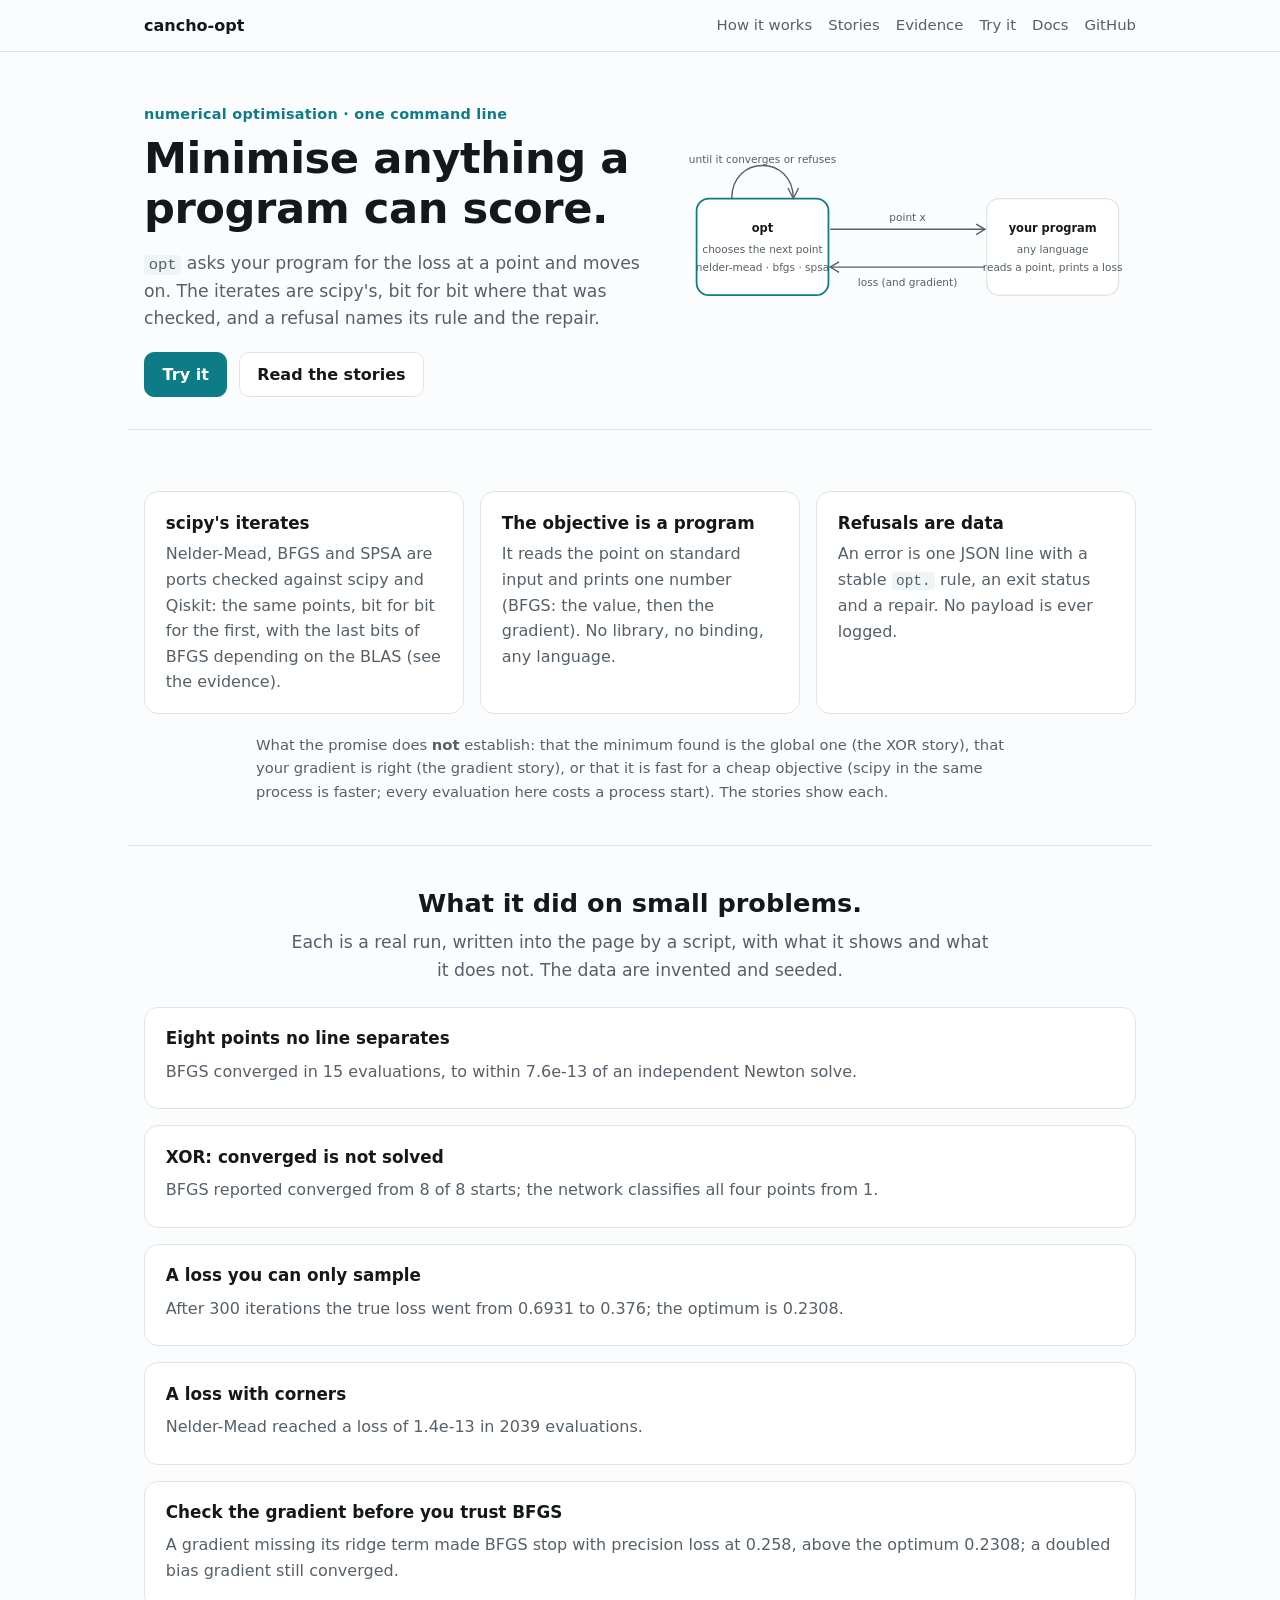
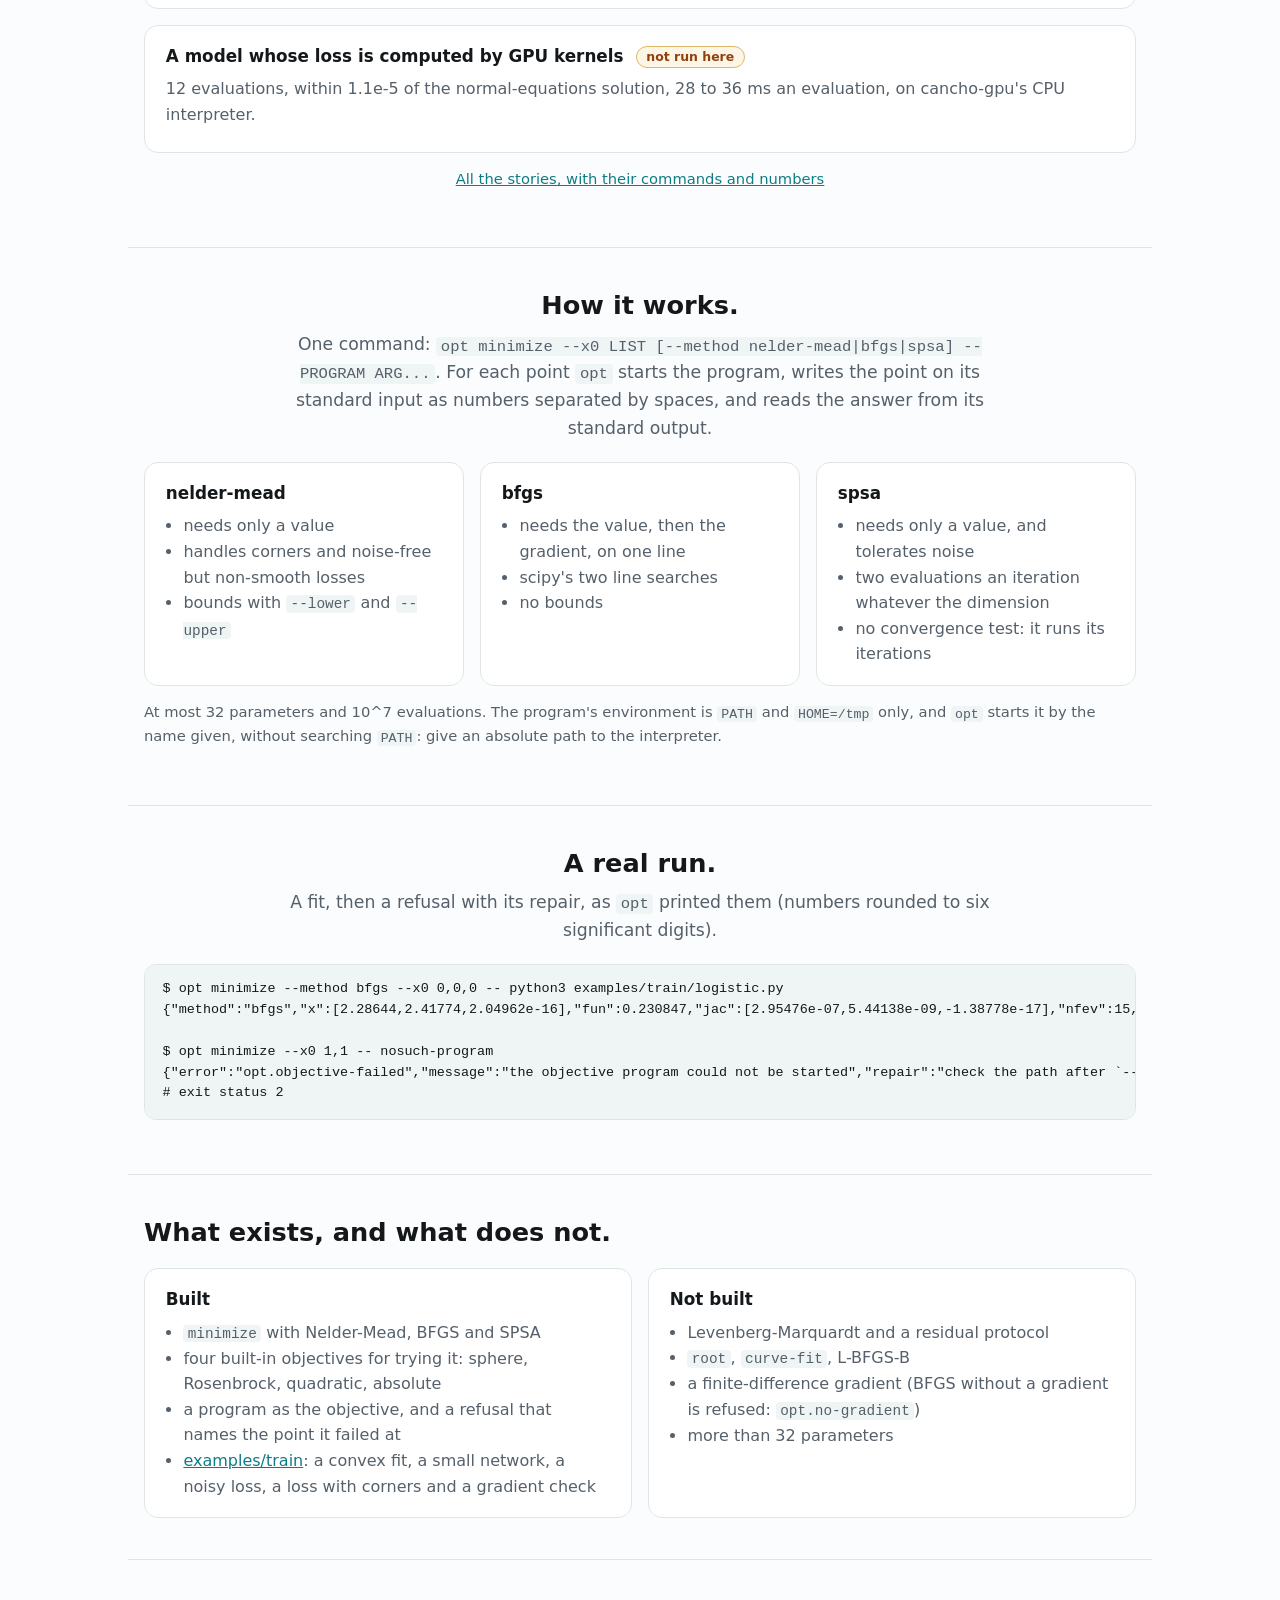
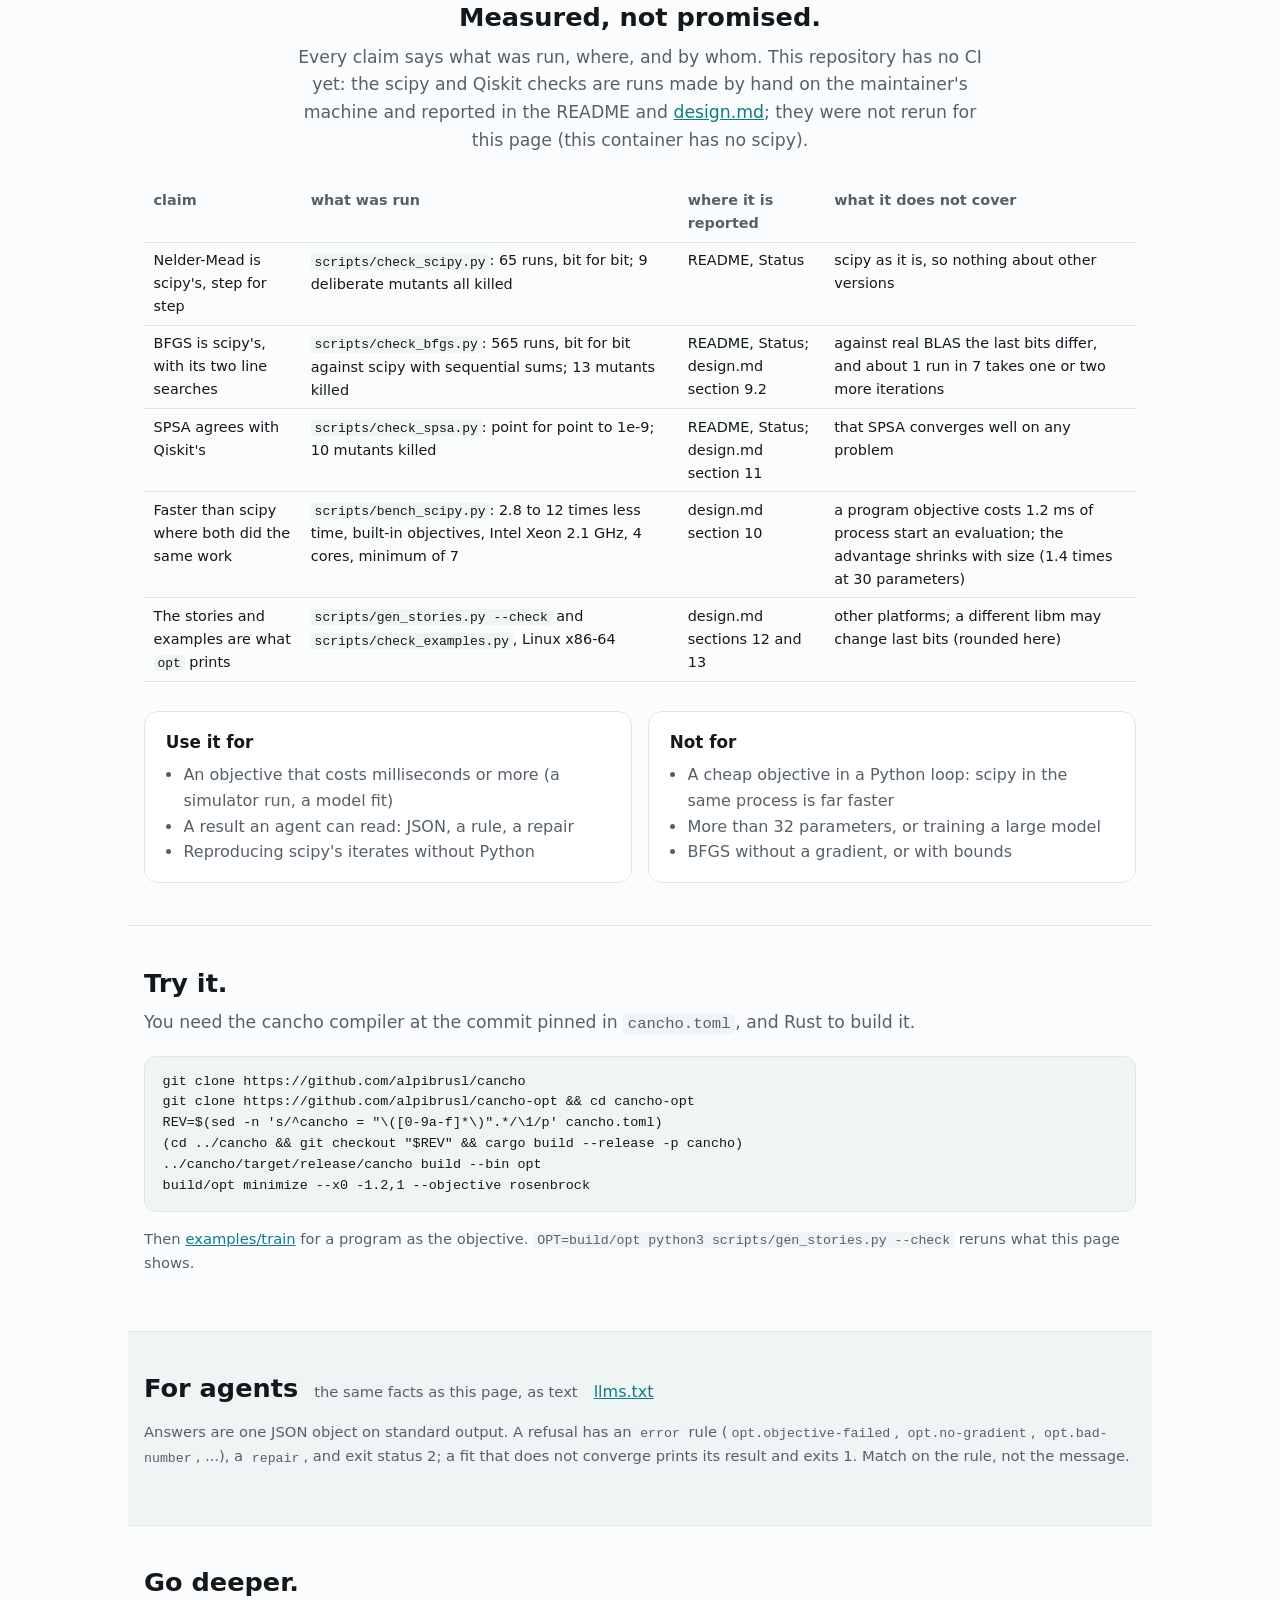
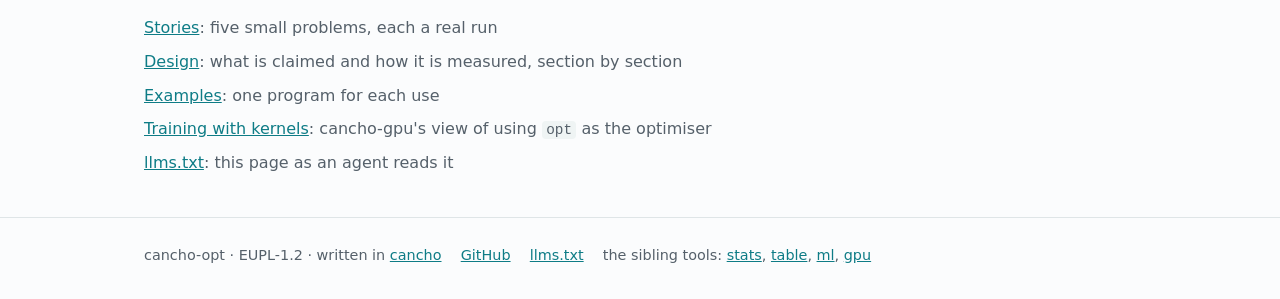
<file: docs/index.html>
<!doctype html>
<html lang="en">
<!--
  The landing page. Hand-written, except between the paired marker comments: the header and footer (`gen:nav`, `gen:footer`), the stories
  and the replayed run, which scripts/gen_stories.py writes from real runs of opt (docs/design.md section 13). The long story page is stories.html.
-->
<head>
<meta charset="utf-8">
<meta name="viewport" content="width=device-width, initial-scale=1">
<title>cancho-opt: numerical optimisation as a command line</title>
<meta name="description" content="Minimise anything a program can score: Nelder-Mead, BFGS and SPSA with scipy's iterates, a refusal that names its rule, and an objective that is any program.">
<link rel="canonical" href="https://alpibrusl.github.io/cancho-opt/">
<meta name="robots" content="index, follow">
<meta property="og:site_name" content="cancho-opt">
<meta property="og:type" content="website">
<meta property="og:title" content="cancho-opt: numerical optimisation as a command line">
<meta property="og:description" content="Minimise anything a program can score, with scipy's iterates and refusals that name their rule.">
<meta property="og:url" content="https://alpibrusl.github.io/cancho-opt/">
<meta name="color-scheme" content="light dark">
<link rel="alternate" type="text/plain" href="llms.txt" title="cancho-opt, as an agent reads it">
<link rel="stylesheet" href="assets/site.css">
</head>
<body>
<a class="skip" href="#main">Skip to content</a>
<!-- gen:nav -->
<header class="top"><div class="wrap">
  <a class="brand" href="index.html">cancho-opt</a>
  <nav aria-label="Site">
    <a href="#how" class="opt">How it works</a><a href="stories.html">Stories</a><a href="#results" class="opt">Evidence</a><a href="#try">Try it</a><a href="#docs" class="opt">Docs</a><a href="https://github.com/alpibrusl/cancho-opt">GitHub</a>
  </nav>
</div></header>
<!-- /gen:nav -->

<main id="main">

<div class="hero">
  <div>
    <p class="eyebrow">numerical optimisation · one command line</p>
    <h1>Minimise anything a program can score.</h1>
    <p class="sub"><code>opt</code> asks your program for the loss at a point and moves on. The iterates are scipy's, bit for bit where that was checked, and a refusal names its rule and the repair.</p>
    <div class="cta"><a class="btn primary" href="#try">Try it</a><a class="btn" href="stories.html">Read the stories</a></div>
  </div>
  <div class="machine">
<svg viewBox="0 0 520 250" role="img" aria-labelledby="mc-t mc-d">
<title id="mc-t">opt sends a point to your program and gets back a value, and a gradient for BFGS; it repeats until it stops</title>
<desc id="mc-d">Two boxes. On the left, opt chooses a point. An arrow carries the point to the box on the right, your program, which can be written in any language. An arrow carries one number back, the loss, and for BFGS also the gradient. A loop arrow on opt says it repeats until it converges or refuses.</desc>
<rect class="hot" x="20" y="70" width="150" height="110" rx="14"/><text x="95" y="108" text-anchor="middle">opt</text><text class="sm" x="95" y="132" text-anchor="middle">chooses the next point</text><text class="sm" x="95" y="152" text-anchor="middle">nelder-mead · bfgs · spsa</text>
<rect class="box" x="350" y="70" width="150" height="110" rx="14"/><text x="425" y="108" text-anchor="middle">your program</text><text class="sm" x="425" y="132" text-anchor="middle">any language</text><text class="sm" x="425" y="152" text-anchor="middle">reads a point, prints a loss</text>
<path class="ar" d="M172 105H348"/><path class="ar" d="M338 99l10 6-10 6"/><text class="sm" x="260" y="96" text-anchor="middle">point x</text>
<path class="ar" d="M348 148H172"/><path class="ar" d="M182 142l-10 6 10 6"/><text class="sm" x="260" y="170" text-anchor="middle">loss (and gradient)</text>
<path class="ar" d="M60 70C60 20 130 20 130 70"/><path class="ar" d="M124 58l6 12 6-12"/><text class="sm" x="95" y="30" text-anchor="middle">until it converges or refuses</text>
</svg></div>
</div>

<section id="why">
  <h2 class="sr" style="position:absolute;left:-9999px">What it gives you</h2>
  <div class="cards">
    <div class="card"><h3>scipy's iterates</h3><p>Nelder-Mead, BFGS and SPSA are ports checked against scipy and Qiskit: the same points, bit for bit for the first, with the last bits of BFGS depending on the BLAS (see the evidence).</p></div>
    <div class="card"><h3>The objective is a program</h3><p>It reads the point on standard input and prints one number (BFGS: the value, then the gradient). No library, no binding, any language.</p></div>
    <div class="card"><h3>Refusals are data</h3><p>An error is one JSON line with a stable <code>opt.</code> rule, an exit status and a repair. No payload is ever logged.</p></div>
  </div>
  <p class="note" style="max-width:48rem;margin:1.2rem auto 0">What the promise does <b>not</b> establish: that the minimum found is the global one (the XOR story), that your gradient is right (the gradient story), or that it is fast for a cheap objective (scipy in the same process is faster; every evaluation here costs a process start). The stories show each.</p>
</section>

<section id="stories">
  <div class="center"><h2>What it did on small problems.</h2>
  <p class="sub">Each is a real run, written into the page by a script, with what it shows and what it does not. The data are invented and seeded.</p></div>
<!--stories-->
  <div class="stories">
    <article class="story"><h3><a href="stories.html#convex">Eight points no line separates</a></h3><p>BFGS converged in 15 evaluations, to within 7.6e-13 of an independent Newton solve.</p></article>
    <article class="story"><h3><a href="stories.html#xor">XOR: converged is not solved</a></h3><p>BFGS reported converged from 8 of 8 starts; the network classifies all four points from 1.</p></article>
    <article class="story"><h3><a href="stories.html#noisy">A loss you can only sample</a></h3><p>After 300 iterations the true loss went from 0.6931 to 0.376; the optimum is 0.2308.</p></article>
    <article class="story"><h3><a href="stories.html#corners">A loss with corners</a></h3><p>Nelder-Mead reached a loss of 1.4e-13 in 2039 evaluations.</p></article>
    <article class="story"><h3><a href="stories.html#gradient">Check the gradient before you trust BFGS</a></h3><p>A gradient missing its ridge term made BFGS stop with precision loss at 0.258, above the optimum 0.2308; a doubled bias gradient still converged.</p></article>
    <article class="story"><h3><a href="stories.html#kernels">A model whose loss is computed by GPU kernels</a> <span class="tag">not run here</span></h3><p>12 evaluations, within 1.1e-5 of the normal-equations solution, 28 to 36 ms an evaluation, on cancho-gpu&#x27;s CPU interpreter.</p></article>
  </div>
<!--/stories-->
  <p class="note" style="text-align:center"><a href="stories.html">All the stories, with their commands and numbers</a></p>
</section>

<section id="how">
  <div class="center"><h2>How it works.</h2>
  <p class="sub">One command: <code>opt minimize --x0 LIST [--method nelder-mead|bfgs|spsa] -- PROGRAM ARG...</code>. For each point <code>opt</code> starts the program, writes the point on its standard input as numbers separated by spaces, and reads the answer from its standard output.</p></div>
  <div class="cols">
    <div><h3>nelder-mead</h3><ul><li>needs only a value</li><li>handles corners and noise-free but non-smooth losses</li><li>bounds with <code>--lower</code> and <code>--upper</code></li></ul></div>
    <div><h3>bfgs</h3><ul><li>needs the value, then the gradient, on one line</li><li>scipy's two line searches</li><li>no bounds</li></ul></div>
    <div><h3>spsa</h3><ul><li>needs only a value, and tolerates noise</li><li>two evaluations an iteration whatever the dimension</li><li>no convergence test: it runs its iterations</li></ul></div>
  </div>
  <p class="note">At most 32 parameters and 10^7 evaluations. The program's environment is <code>PATH</code> and <code>HOME=/tmp</code> only, and <code>opt</code> starts it by the name given, without searching <code>PATH</code>: give an absolute path to the interpreter.</p>
</section>

<section id="watch">
  <div class="center"><h2>A real run.</h2>
  <p class="sub">A fit, then a refusal with its repair, as <code>opt</code> printed them (numbers rounded to six significant digits).</p></div>
<!--run:watch-->
<pre class="screen" aria-label="A recorded run of opt: a fit, then a refusal with its repair">$ opt minimize --method bfgs --x0 0,0,0 -- python3 examples/train/logistic.py
{"method":"bfgs","x":[2.28644,2.41774,2.04962e-16],"fun":0.230847,"jac":[2.95476e-07,5.44138e-09,-1.38778e-17],"nfev":15,"njev":15,"nit":14,"converged":true,"message":"Optimization terminated successfully."}

$ opt minimize --x0 1,1 -- nosuch-program
{"error":"opt.objective-failed","message":"the objective program could not be started","repair":"check the path after `--`; its environment is PATH and HOME=/tmp only","point":[1.0,1.0]}
# exit status 2</pre>
<!--/run-->
</section>

<section id="status">
  <h2>What exists, and what does not.</h2>
  <div class="cols">
    <div><h3>Built</h3><ul>
      <li><code>minimize</code> with Nelder-Mead, BFGS and SPSA</li>
      <li>four built-in objectives for trying it: sphere, Rosenbrock, quadratic, absolute</li>
      <li>a program as the objective, and a refusal that names the point it failed at</li>
      <li><a href="https://github.com/alpibrusl/cancho-opt/tree/main/examples/train">examples/train</a>: a convex fit, a small network, a noisy loss, a loss with corners and a gradient check</li>
    </ul></div>
    <div><h3>Not built</h3><ul>
      <li>Levenberg-Marquardt and a residual protocol</li>
      <li><code>root</code>, <code>curve-fit</code>, L-BFGS-B</li>
      <li>a finite-difference gradient (BFGS without a gradient is refused: <code>opt.no-gradient</code>)</li>
      <li>more than 32 parameters</li>
    </ul></div>
  </div>
</section>

<section id="results">
  <div class="center"><h2>Measured, not promised.</h2>
  <p class="sub">Every claim says what was run, where, and by whom. This repository has no CI yet: the scipy and Qiskit checks are runs made by hand on the maintainer's machine and reported in the README and <a href="https://github.com/alpibrusl/cancho-opt/blob/main/docs/design.md">design.md</a>; they were not rerun for this page (this container has no scipy).</p></div>
  <div class="tablewrap"><table>
    <thead><tr><th>claim</th><th>what was run</th><th>where it is reported</th><th>what it does not cover</th></tr></thead>
    <tbody>
      <tr><td>Nelder-Mead is scipy's, step for step</td><td><code>scripts/check_scipy.py</code>: 65 runs, bit for bit; 9 deliberate mutants all killed</td><td>README, Status</td><td>scipy as it is, so nothing about other versions</td></tr>
      <tr><td>BFGS is scipy's, with its two line searches</td><td><code>scripts/check_bfgs.py</code>: 565 runs, bit for bit against scipy with sequential sums; 13 mutants killed</td><td>README, Status; design.md section 9.2</td><td>against real BLAS the last bits differ, and about 1 run in 7 takes one or two more iterations</td></tr>
      <tr><td>SPSA agrees with Qiskit's</td><td><code>scripts/check_spsa.py</code>: point for point to 1e-9; 10 mutants killed</td><td>README, Status; design.md section 11</td><td>that SPSA converges well on any problem</td></tr>
      <tr><td>Faster than scipy where both did the same work</td><td><code>scripts/bench_scipy.py</code>: 2.8 to 12 times less time, built-in objectives, Intel Xeon 2.1 GHz, 4 cores, minimum of 7</td><td>design.md section 10</td><td>a program objective costs 1.2 ms of process start an evaluation; the advantage shrinks with size (1.4 times at 30 parameters)</td></tr>
      <tr><td>The stories and examples are what <code>opt</code> prints</td><td><code>scripts/gen_stories.py --check</code> and <code>scripts/check_examples.py</code>, Linux x86-64</td><td>design.md sections 12 and 13</td><td>other platforms; a different libm may change last bits (rounded here)</td></tr>
    </tbody>
  </table></div>
  <div class="cols">
    <div><h3>Use it for</h3><ul>
      <li>An objective that costs milliseconds or more (a simulator run, a model fit)</li>
      <li>A result an agent can read: JSON, a rule, a repair</li>
      <li>Reproducing scipy's iterates without Python</li>
    </ul></div>
    <div><h3>Not for</h3><ul>
      <li>A cheap objective in a Python loop: scipy in the same process is far faster</li>
      <li>More than 32 parameters, or training a large model</li>
      <li>BFGS without a gradient, or with bounds</li>
    </ul></div>
  </div>
</section>

<section id="try">
  <h2>Try it.</h2>
  <p class="sub">You need the cancho compiler at the commit pinned in <code>cancho.toml</code>, and Rust to build it.</p>
  <pre class="code">git clone https://github.com/alpibrusl/cancho
git clone https://github.com/alpibrusl/cancho-opt &amp;&amp; cd cancho-opt
REV=$(sed -n 's/^cancho = "\([0-9a-f]*\)".*/\1/p' cancho.toml)
(cd ../cancho &amp;&amp; git checkout "$REV" &amp;&amp; cargo build --release -p cancho)
../cancho/target/release/cancho build --bin opt
build/opt minimize --x0 -1.2,1 --objective rosenbrock</pre>
  <p class="note">Then <a href="https://github.com/alpibrusl/cancho-opt/tree/main/examples/train">examples/train</a> for a program as the objective. <code>OPT=build/opt python3 scripts/gen_stories.py --check</code> reruns what this page shows.</p>
</section>

<section id="agent">
  <div class="bar"><h2 style="margin:0">For agents</h2><span class="note">the same facts as this page, as text</span><a href="llms.txt">llms.txt</a></div>
  <p class="note">Answers are one JSON object on standard output. A refusal has an <code>error</code> rule (<code>opt.objective-failed</code>, <code>opt.no-gradient</code>, <code>opt.bad-number</code>, ...), a <code>repair</code>, and exit status 2; a fit that does not converge prints its result and exits 1. Match on the rule, not the message.</p>
</section>

<section id="docs">
  <h2>Go deeper.</h2>
  <ul class="links">
    <li><a href="stories.html">Stories</a>: five small problems, each a real run</li>
    <li><a href="https://github.com/alpibrusl/cancho-opt/blob/main/docs/design.md">Design</a>: what is claimed and how it is measured, section by section</li>
    <li><a href="https://github.com/alpibrusl/cancho-opt/tree/main/examples/train">Examples</a>: one program for each use</li>
    <li><a href="https://github.com/alpibrusl/cancho-gpu/blob/main/docs/training.md">Training with kernels</a>: cancho-gpu's view of using <code>opt</code> as the optimiser</li>
    <li><a href="llms.txt">llms.txt</a>: this page as an agent reads it</li>
  </ul>
</section>

</main>
<!-- gen:footer -->
<footer><div class="wrap">
  <span>cancho-opt &middot; EUPL-1.2 &middot; written in <a href="https://github.com/alpibrusl/cancho">cancho</a></span>
  <a href="https://github.com/alpibrusl/cancho-opt">GitHub</a><a href="llms.txt">llms.txt</a>
  <span>the sibling tools: <a href="https://github.com/alpibrusl/cancho-stats">stats</a>, <a href="https://github.com/alpibrusl/cancho-table">table</a>, <a href="https://github.com/alpibrusl/cancho-ml">ml</a>, <a href="https://github.com/alpibrusl/cancho-gpu">gpu</a></span>
</div></footer>
<!-- /gen:footer -->
</body>
</html>
</file>
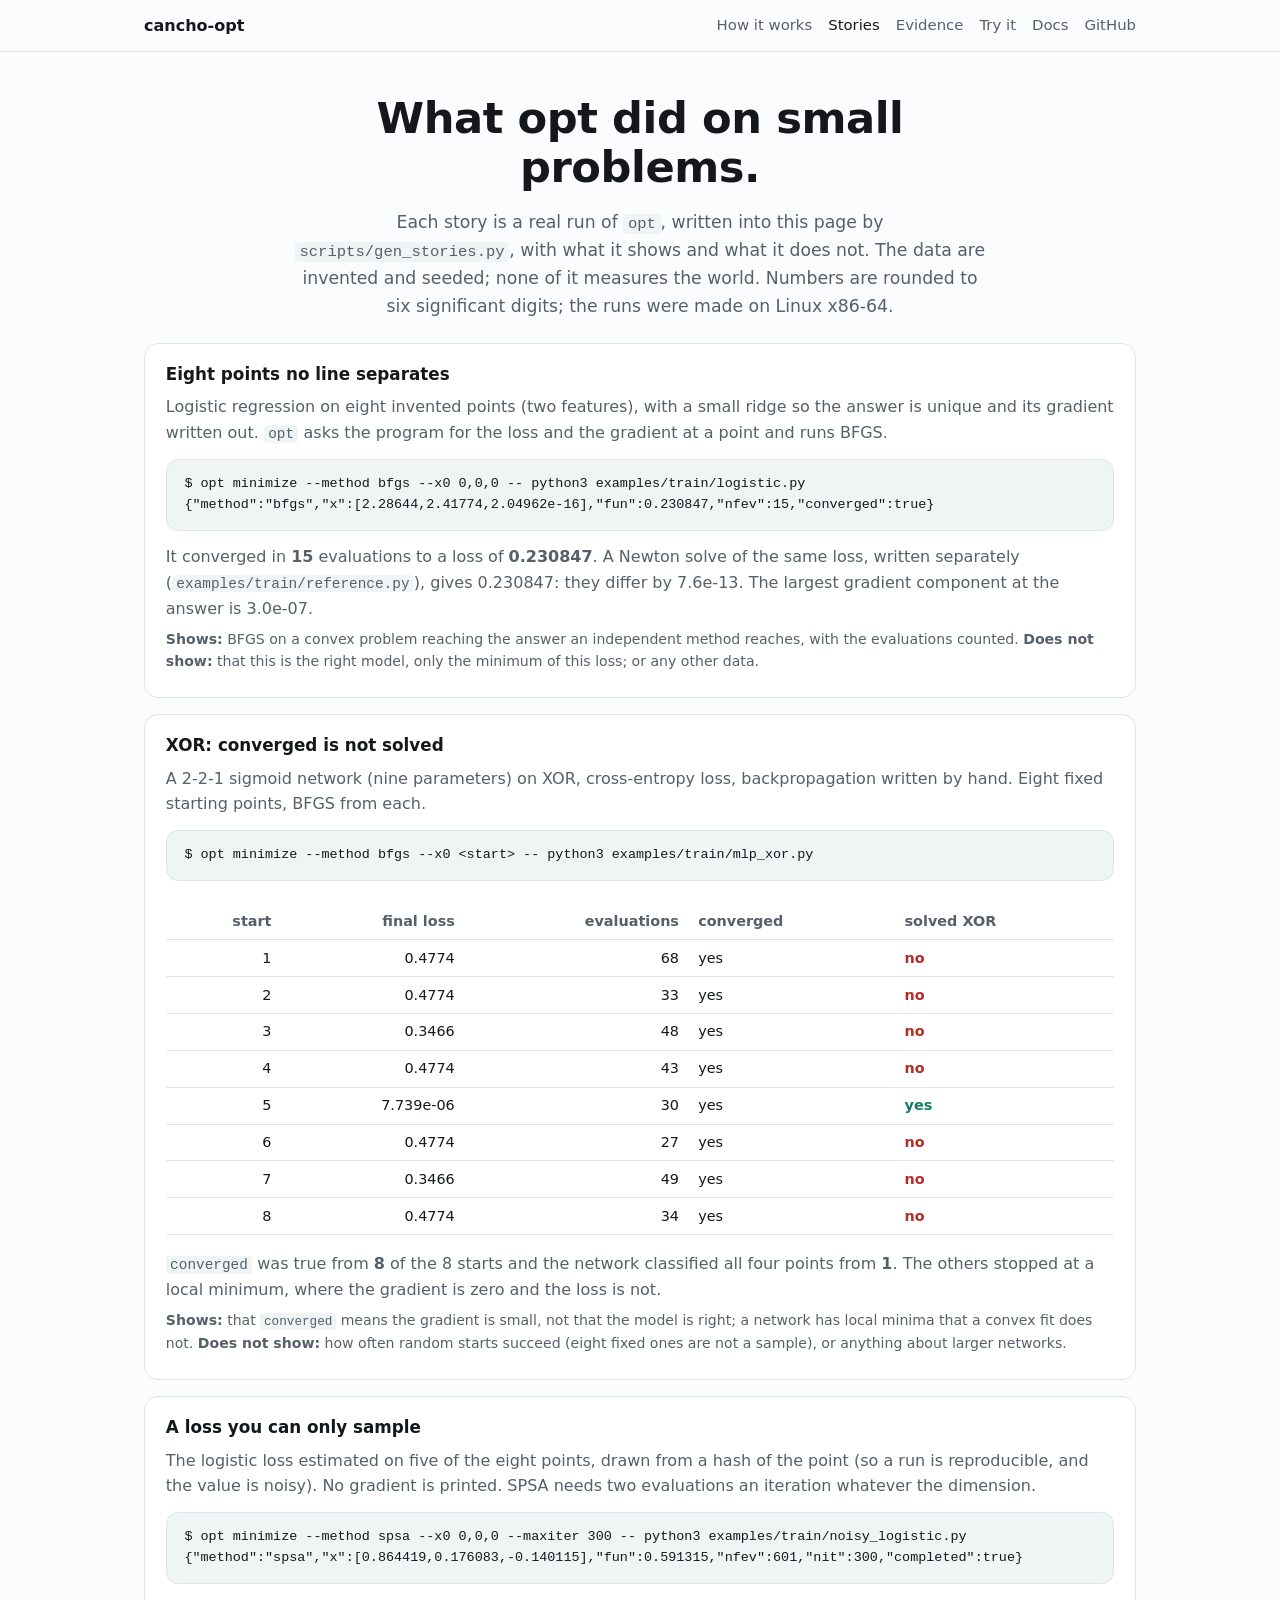
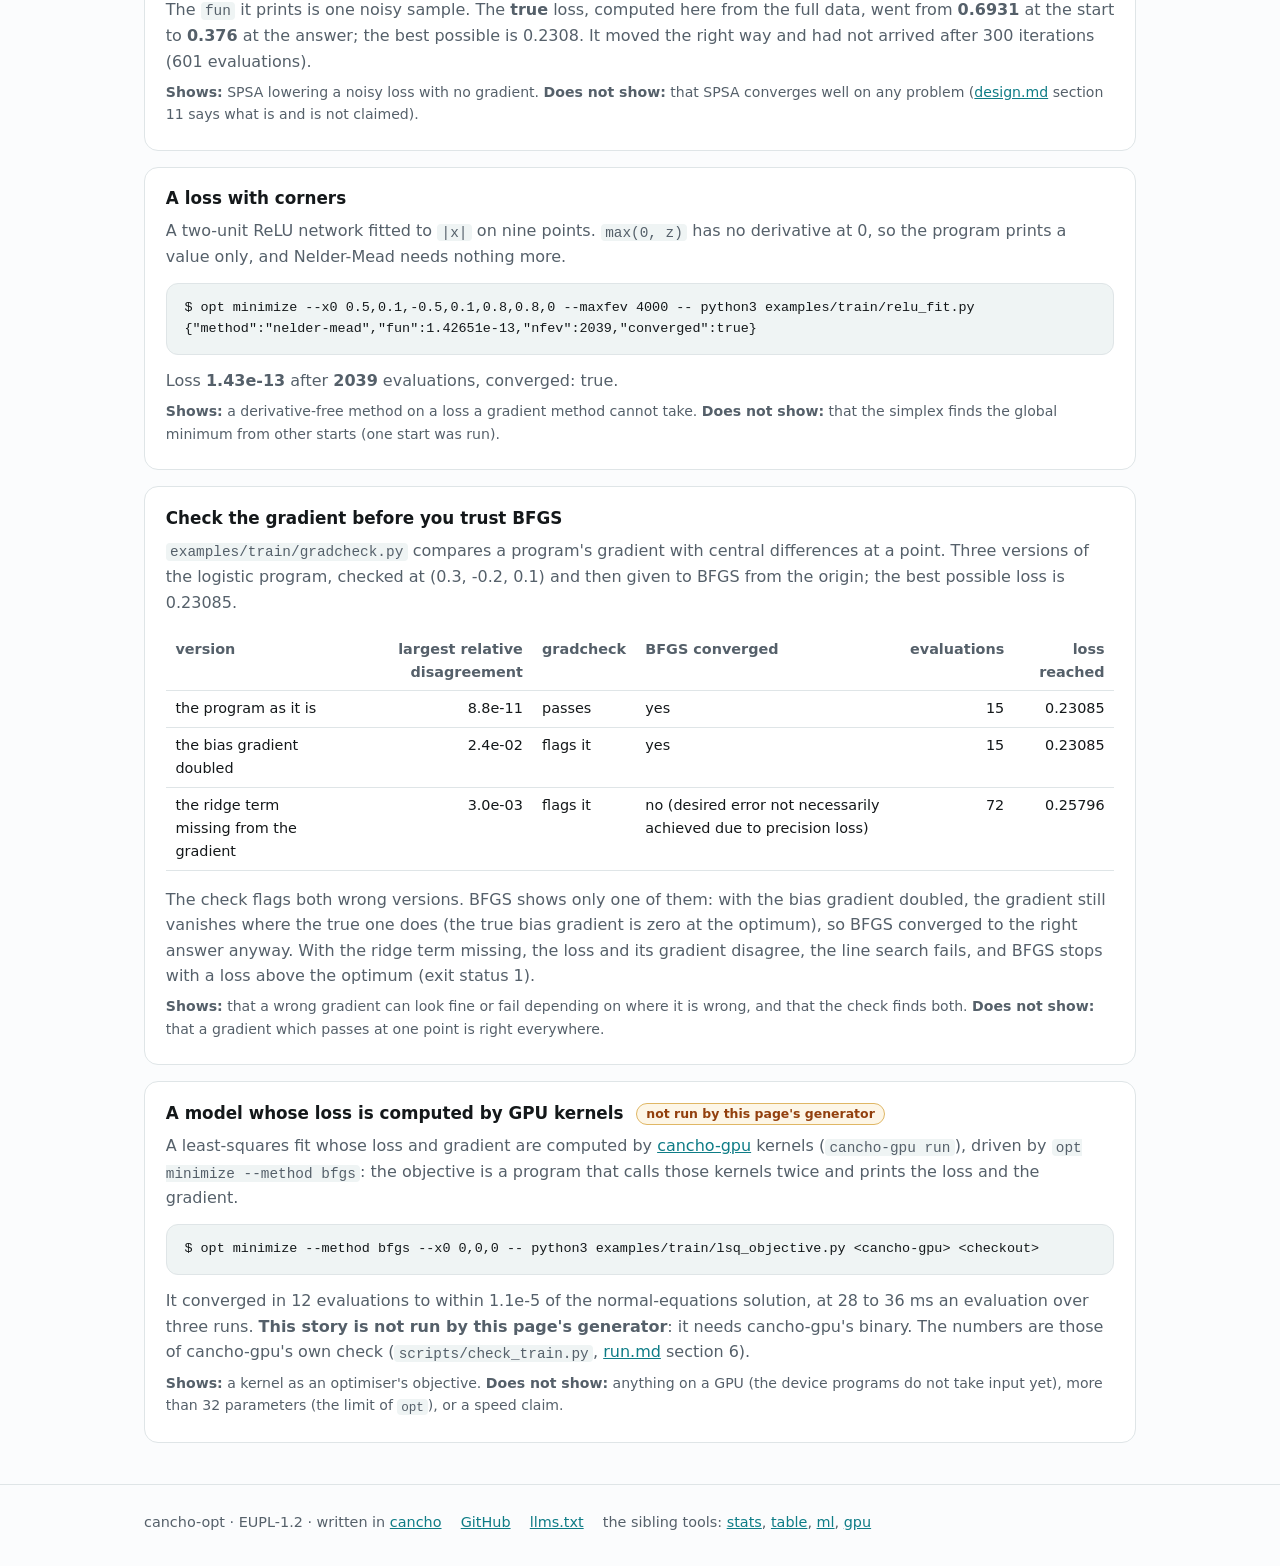
<file: docs/stories.html>
<!doctype html>
<html lang="en">
<!-- Written by scripts/gen_stories.py from real runs of opt; do not edit by hand (docs/design.md section 13). -->
<head>
<meta charset="utf-8">
<meta name="viewport" content="width=device-width, initial-scale=1">
<title>cancho-opt stories: what opt did on small problems</title>
<meta name="description" content="Small problems fitted with opt, each a real run: a convex fit, XOR from eight starts, a noisy loss, a loss with corners, a wrong gradient.">
<meta name="color-scheme" content="light dark">
<link rel="canonical" href="https://alpibrusl.github.io/cancho-opt/stories.html">
<link rel="stylesheet" href="assets/site.css">
</head>
<body>
<a class="skip" href="#main">Skip to content</a>
<header class="top"><div class="wrap">
  <a class="brand" href="index.html">cancho-opt</a>
  <nav aria-label="Site">
    <a href="index.html#how" class="opt">How it works</a><a href="stories.html" aria-current="page">Stories</a><a href="index.html#results" class="opt">Evidence</a><a href="index.html#try">Try it</a><a href="index.html#docs" class="opt">Docs</a><a href="https://github.com/alpibrusl/cancho-opt">GitHub</a>
  </nav>
</div></header>
<main id="main">
<section id="stories" style="border-top:0">
  <div class="center"><h1>What opt did on small problems.</h1>
  <p class="sub">Each story is a real run of <code>opt</code>, written into this page by <code>scripts/gen_stories.py</code>, with what it shows and what it does not. The data are invented and seeded; none of it measures the world. Numbers are rounded to six significant digits; the runs were made on Linux x86-64.</p></div>
  <div class="stories">
  <article class="story" id="convex"><h3>Eight points no line separates</h3>
<p>Logistic regression on eight invented points (two features), with a small ridge so the answer is unique and its gradient written out. <code>opt</code> asks the program for the loss and the gradient at a point and runs BFGS.</p>
<pre class="code">$ opt minimize --method bfgs --x0 0,0,0 -- python3 examples/train/logistic.py
{"method":"bfgs","x":[2.28644,2.41774,2.04962e-16],"fun":0.230847,"nfev":15,"converged":true}</pre>
<p>It converged in <b>15</b> evaluations to a loss of <b>0.230847</b>. A Newton solve of the same loss, written separately (<code>examples/train/reference.py</code>), gives 0.230847: they differ by 7.6e-13. The largest gradient component at the answer is 3.0e-07.</p>
<p class="note"><b>Shows:</b> BFGS on a convex problem reaching the answer an independent method reaches, with the evaluations counted. <b>Does not show:</b> that this is the right model, only the minimum of this loss; or any other data.</p>
  </article>
  <article class="story" id="xor"><h3>XOR: converged is not solved</h3>
<p>A 2-2-1 sigmoid network (nine parameters) on XOR, cross-entropy loss, backpropagation written by hand. Eight fixed starting points, BFGS from each.</p>
<pre class="code">$ opt minimize --method bfgs --x0 &lt;start&gt; -- python3 examples/train/mlp_xor.py</pre>
<div class="tablewrap"><table><thead><tr><th class="num">start</th><th class="num">final loss</th><th class="num">evaluations</th><th>converged</th><th>solved XOR</th></tr></thead><tbody><tr><td class="num">1</td><td class="num">0.4774</td><td class="num">68</td><td>yes</td><td class="no">no</td></tr><tr><td class="num">2</td><td class="num">0.4774</td><td class="num">33</td><td>yes</td><td class="no">no</td></tr><tr><td class="num">3</td><td class="num">0.3466</td><td class="num">48</td><td>yes</td><td class="no">no</td></tr><tr><td class="num">4</td><td class="num">0.4774</td><td class="num">43</td><td>yes</td><td class="no">no</td></tr><tr><td class="num">5</td><td class="num">7.739e-06</td><td class="num">30</td><td>yes</td><td class="yes">yes</td></tr><tr><td class="num">6</td><td class="num">0.4774</td><td class="num">27</td><td>yes</td><td class="no">no</td></tr><tr><td class="num">7</td><td class="num">0.3466</td><td class="num">49</td><td>yes</td><td class="no">no</td></tr><tr><td class="num">8</td><td class="num">0.4774</td><td class="num">34</td><td>yes</td><td class="no">no</td></tr></tbody></table></div>
<p><code>converged</code> was true from <b>8</b> of the 8 starts and the network classified all four points from <b>1</b>. The others stopped at a local minimum, where the gradient is zero and the loss is not.</p>
<p class="note"><b>Shows:</b> that <code>converged</code> means the gradient is small, not that the model is right; a network has local minima that a convex fit does not. <b>Does not show:</b> how often random starts succeed (eight fixed ones are not a sample), or anything about larger networks.</p>
  </article>
  <article class="story" id="noisy"><h3>A loss you can only sample</h3>
<p>The logistic loss estimated on five of the eight points, drawn from a hash of the point (so a run is reproducible, and the value is noisy). No gradient is printed. SPSA needs two evaluations an iteration whatever the dimension.</p>
<pre class="code">$ opt minimize --method spsa --x0 0,0,0 --maxiter 300 -- python3 examples/train/noisy_logistic.py
{"method":"spsa","x":[0.864419,0.176083,-0.140115],"fun":0.591315,"nfev":601,"nit":300,"completed":true}</pre>
<p>The <code>fun</code> it prints is one noisy sample. The <b>true</b> loss, computed here from the full data, went from <b>0.6931</b> at the start to <b>0.376</b> at the answer; the best possible is 0.2308. It moved the right way and had not arrived after 300 iterations (601 evaluations).</p>
<p class="note"><b>Shows:</b> SPSA lowering a noisy loss with no gradient. <b>Does not show:</b> that SPSA converges well on any problem (<a href="https://github.com/alpibrusl/cancho-opt/blob/main/docs/design.md">design.md</a> section 11 says what is and is not claimed).</p>
  </article>
  <article class="story" id="corners"><h3>A loss with corners</h3>
<p>A two-unit ReLU network fitted to <code>|x|</code> on nine points. <code>max(0, z)</code> has no derivative at 0, so the program prints a value only, and Nelder-Mead needs nothing more.</p>
<pre class="code">$ opt minimize --x0 0.5,0.1,-0.5,0.1,0.8,0.8,0 --maxfev 4000 -- python3 examples/train/relu_fit.py
{"method":"nelder-mead","fun":1.42651e-13,"nfev":2039,"converged":true}</pre>
<p>Loss <b>1.43e-13</b> after <b>2039</b> evaluations, converged: true.</p>
<p class="note"><b>Shows:</b> a derivative-free method on a loss a gradient method cannot take. <b>Does not show:</b> that the simplex finds the global minimum from other starts (one start was run).</p>
  </article>
  <article class="story" id="gradient"><h3>Check the gradient before you trust BFGS</h3>
<p><code>examples/train/gradcheck.py</code> compares a program's gradient with central differences at a point. Three versions of the logistic program, checked at (0.3, -0.2, 0.1) and then given to BFGS from the origin; the best possible loss is 0.23085.</p>
<div class="tablewrap"><table><thead><tr><th>version</th><th class="num">largest relative disagreement</th><th>gradcheck</th><th>BFGS converged</th><th class="num">evaluations</th><th class="num">loss reached</th></tr></thead><tbody><tr><td>the program as it is</td><td class="num">8.8e-11</td><td>passes</td><td>yes</td><td class="num">15</td><td class="num">0.23085</td></tr><tr><td>the bias gradient doubled</td><td class="num">2.4e-02</td><td>flags it</td><td>yes</td><td class="num">15</td><td class="num">0.23085</td></tr><tr><td>the ridge term missing from the gradient</td><td class="num">3.0e-03</td><td>flags it</td><td>no (desired error not necessarily achieved due to precision loss)</td><td class="num">72</td><td class="num">0.25796</td></tr></tbody></table></div>
<p>The check flags both wrong versions. BFGS shows only one of them: with the bias gradient doubled, the gradient still vanishes where the true one does (the true bias gradient is zero at the optimum), so BFGS converged to the right answer anyway. With the ridge term missing, the loss and its gradient disagree, the line search fails, and BFGS stops with a loss above the optimum (exit status 1).</p>
<p class="note"><b>Shows:</b> that a wrong gradient can look fine or fail depending on where it is wrong, and that the check finds both. <b>Does not show:</b> that a gradient which passes at one point is right everywhere.</p>
  </article>
  <article class="story" id="kernels"><h3>A model whose loss is computed by GPU kernels <span class="tag">not run by this page's generator</span></h3>
<p>A least-squares fit whose loss and gradient are computed by <a href="https://github.com/alpibrusl/cancho-gpu/blob/main/docs/run.md">cancho-gpu</a> kernels (<code>cancho-gpu run</code>), driven by <code>opt minimize --method bfgs</code>: the objective is a program that calls those kernels twice and prints the loss and the gradient.</p>
<pre class="code">$ opt minimize --method bfgs --x0 0,0,0 -- python3 examples/train/lsq_objective.py &lt;cancho-gpu&gt; &lt;checkout&gt;</pre>
<p>It converged in 12 evaluations to within 1.1e-5 of the normal-equations solution, at 28 to 36 ms an evaluation over three runs. <b>This story is not run by this page's generator</b>: it needs cancho-gpu's binary. The numbers are those of cancho-gpu's own check (<code>scripts/check_train.py</code>, <a href="https://github.com/alpibrusl/cancho-gpu/blob/main/docs/run.md">run.md</a> section 6).</p>
<p class="note"><b>Shows:</b> a kernel as an optimiser's objective. <b>Does not show:</b> anything on a GPU (the device programs do not take input yet), more than 32 parameters (the limit of <code>opt</code>), or a speed claim.</p>
  </article>
  </div>
</section>
</main>
<footer><div class="wrap">
  <span>cancho-opt &middot; EUPL-1.2 &middot; written in <a href="https://github.com/alpibrusl/cancho">cancho</a></span>
  <a href="https://github.com/alpibrusl/cancho-opt">GitHub</a><a href="llms.txt">llms.txt</a>
  <span>the sibling tools: <a href="https://github.com/alpibrusl/cancho-stats">stats</a>, <a href="https://github.com/alpibrusl/cancho-table">table</a>, <a href="https://github.com/alpibrusl/cancho-ml">ml</a>, <a href="https://github.com/alpibrusl/cancho-gpu">gpu</a></span>
</div></footer>
</body>
</html>
</file>
<file: docs/assets/site.css>
/* cancho-opt: the two pages (index.html, stories.html) share this file. The tokens are the sibling tools'; the accent is opt's own. */
:root {
  --bg: #fbfcfd; --fg: #14181a; --muted: #55606a; --line: #dfe5e7; --surface: #ffffff; --soft: #eff4f4;
  --accent: #0e7c86; --accent-fg: #ffffff; --good: #0f7b5f; --bad: #b42d27; --warn: #92400e; --warn-bg: #fdf6e7; --warn-line: #e0b765;
  --font: system-ui, -apple-system, "Segoe UI", Roboto, "Helvetica Neue", Arial, sans-serif;
  --mono: ui-monospace, SFMono-Regular, Menlo, Consolas, monospace;
}
@media (prefers-color-scheme: dark) {
  :root { --bg: #0b0f14; --fg: #e7ebec; --muted: #9aa8ae; --line: #212a2d; --surface: #131a1c; --soft: #172022;
    --accent: #5ad1db; --accent-fg: #06191b; --good: #4fd1a5; --bad: #ff7b73; --warn: #f3c77a; --warn-bg: #1d1a12; --warn-line: #8a6a2a; }
}
* { box-sizing: border-box; }
html { scroll-behavior: smooth; scroll-padding-top: 4rem; }
body { margin: 0; background: var(--bg); color: var(--fg); font: 1rem/1.6 var(--font); }
a { color: var(--accent); } a:hover { text-decoration-thickness: 2px; }
code, pre { font-family: var(--mono); } code { background: var(--soft); border-radius: 4px; padding: .05em .3em; font-size: .9em; }
.skip { position: absolute; left: -9999px; } .skip:focus { left: 1rem; top: 1rem; background: var(--surface); padding: .5rem 1rem; z-index: 10; }
.wrap { max-width: 64rem; margin: 0 auto; padding: 0 1rem; }
header.top { position: sticky; top: 0; z-index: 5; background: color-mix(in srgb, var(--bg) 92%, transparent); backdrop-filter: blur(8px); border-bottom: 1px solid var(--line); }
header.top .wrap { display: flex; align-items: center; justify-content: space-between; gap: 1rem; min-height: 3.2rem; }
.brand { font-weight: 700; color: var(--fg); text-decoration: none; }
nav { display: flex; gap: 1rem; flex-wrap: nowrap; font-size: .93rem; } nav a { color: var(--muted); text-decoration: none; white-space: nowrap; } nav a:hover, nav a[aria-current] { color: var(--fg); }
@media (max-width: 40rem) { nav .opt { display: none; } }
main { display: block; }
.hero { display: grid; gap: 2rem; grid-template-columns: minmax(0, 1.1fr) minmax(0, 1fr); align-items: center; padding: 3.2rem 1rem 2rem; max-width: 64rem; margin: 0 auto; }
@media (max-width: 52rem) { .hero { grid-template-columns: minmax(0, 1fr); padding-top: 2rem; } }
.eyebrow { color: var(--accent); font-weight: 600; letter-spacing: .02em; margin: 0 0 .5rem; font-size: .9rem; }
h1 { font-size: clamp(1.9rem, 4.5vw, 2.7rem); line-height: 1.15; margin: 0 0 1rem; letter-spacing: -.01em; }
h2 { font-size: 1.6rem; line-height: 1.25; margin: 0 0 .6rem; } h3 { font-size: 1.05rem; margin: 0 0 .3rem; }
.sub { color: var(--muted); font-size: 1.08rem; margin: 0 0 1.2rem; }
.cta { display: flex; gap: .7rem; flex-wrap: wrap; }
.btn { display: inline-block; padding: .55rem 1.1rem; border-radius: 10px; border: 1px solid var(--line); background: var(--surface); color: var(--fg); text-decoration: none; font-weight: 600; }
.btn.primary { background: var(--accent); border-color: var(--accent); color: var(--accent-fg); }
.machine svg { width: 100%; height: auto; } .machine .box { fill: var(--surface); stroke: var(--line); stroke-width: 1.5; } .machine .hot { fill: var(--surface); stroke: var(--accent); stroke-width: 2; }
.machine .ar { stroke: var(--muted); stroke-width: 1.6; fill: none; } .machine text { fill: var(--fg); font: 600 13px var(--font); } .machine .sm { font: 12px var(--font); fill: var(--muted); }
section { max-width: 64rem; margin: 0 auto; padding: 2.6rem 1rem; border-top: 1px solid var(--line); }
section > .center { text-align: center; max-width: 44rem; margin: 0 auto 1rem; }
.cards { display: grid; gap: 1rem; grid-template-columns: repeat(auto-fit, minmax(min(16rem, 100%), 1fr)); margin-top: 1.2rem; }
.card { border: 1px solid var(--line); border-radius: 14px; padding: 1.1rem 1.3rem; background: var(--surface); } .card p { margin: .3rem 0 0; color: var(--muted); }
.note { color: var(--muted); font-size: .92rem; }
pre.code, pre.screen { margin: .8rem 0; padding: .9rem 1.1rem; background: var(--soft); border: 1px solid var(--line); border-radius: 12px; overflow-x: auto; font-size: .84rem; line-height: 1.55; text-align: left; }
.stories { display: grid; grid-template-columns: minmax(0, 1fr); gap: 1rem; margin-top: 1.4rem; }
.story { min-width: 0; text-align: left; border: 1px solid var(--line); border-radius: 14px; padding: 1.1rem 1.3rem; background: var(--surface); }
.story p { color: var(--muted); margin: .4rem 0; } .story .note { font-size: .88rem; } .story h3 a { color: var(--fg); text-decoration: none; }
.story .tag { display: inline-block; font-size: .78rem; border: 1px solid var(--warn-line); background: var(--warn-bg); color: var(--warn); border-radius: 999px; padding: 0 .6rem; margin-left: .4rem; vertical-align: middle; }
.tablewrap { overflow-x: auto; } table { border-collapse: collapse; width: 100%; font-size: .9rem; margin: .6rem 0; } th, td { text-align: left; border-bottom: 1px solid var(--line); padding: .4rem .6rem; vertical-align: top; } th { color: var(--muted); font-weight: 600; }
td.num, th.num { text-align: right; font-variant-numeric: tabular-nums; }
.yes { color: var(--good); font-weight: 600; } .no { color: var(--bad); font-weight: 600; }
.cols { display: grid; gap: 1rem; grid-template-columns: repeat(auto-fit, minmax(min(17rem, 100%), 1fr)); margin-top: 1.2rem; }
.cols > div { border: 1px solid var(--line); border-radius: 14px; padding: 1.1rem 1.3rem; background: var(--surface); } .cols ul { margin: .4rem 0 0; padding-left: 1.1rem; color: var(--muted); }
.links { list-style: none; padding: 0; margin: 1rem 0 0; display: grid; gap: .5rem; } .links li { color: var(--muted); }
#agent { background: var(--soft); } #agent .bar { display: flex; gap: 1rem; align-items: baseline; flex-wrap: wrap; }
footer { border-top: 1px solid var(--line); padding: 1.6rem 0 2.4rem; color: var(--muted); font-size: .9rem; } footer .wrap { display: flex; gap: 1.2rem; flex-wrap: wrap; }
</file>
